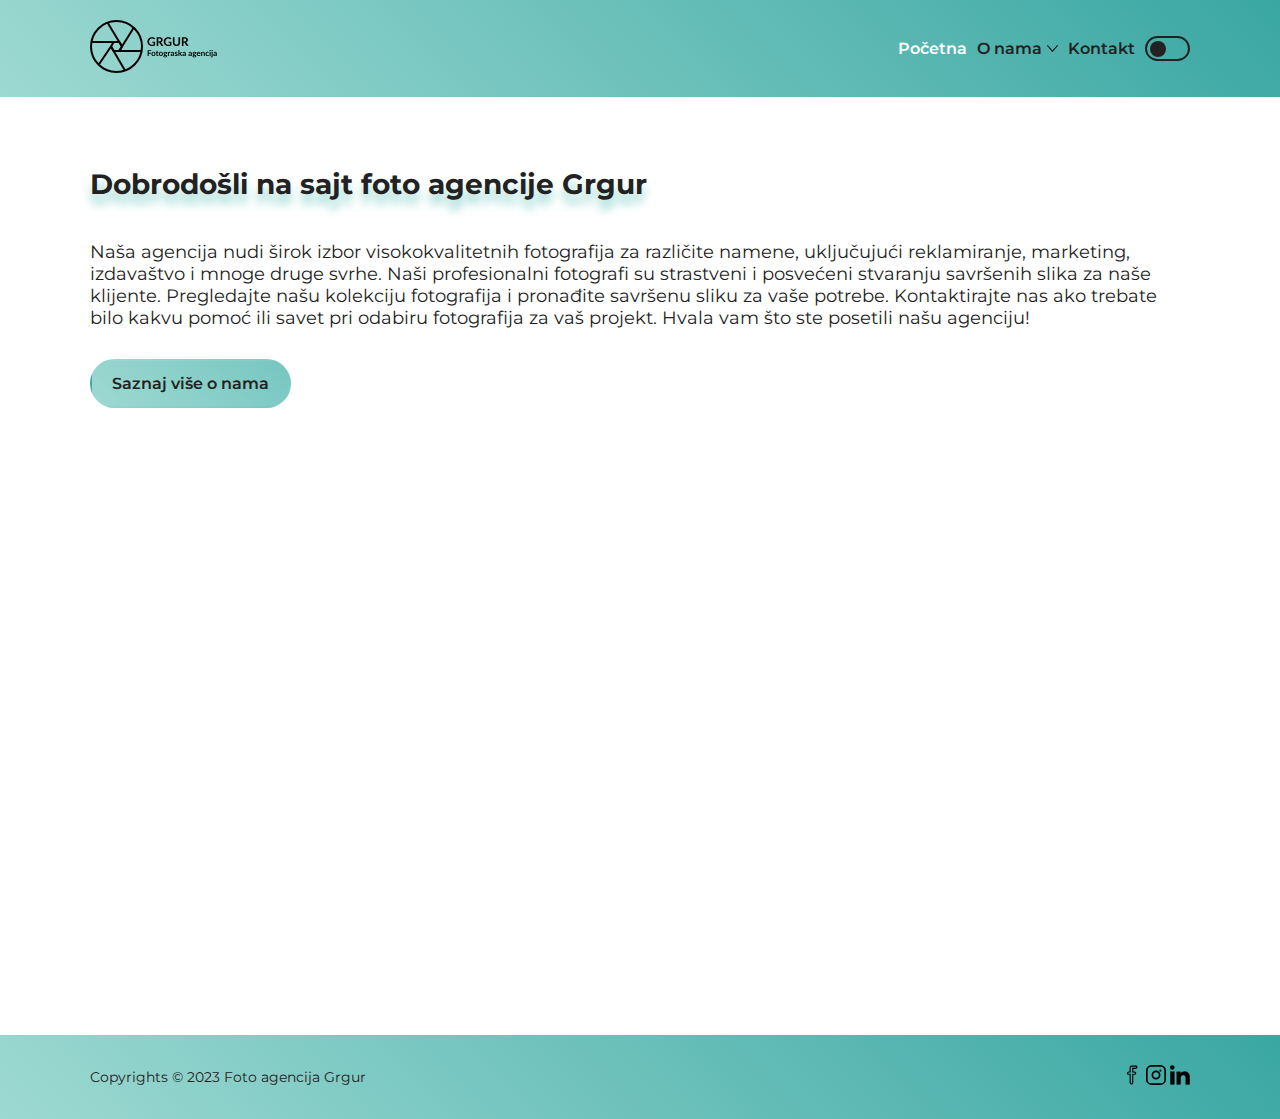
<file: index.html>
<!DOCTYPE html>
<html lang="sr" data-tema="svetla">
<head>
  <meta charset="UTF-8">
  <meta http-equiv="X-UA-Compatible" content="IE=edge">
  <meta name="viewport" content="width=device-width, initial-scale=1.0">
  <meta name="description" content="Mi smo agencija koja nudi veliki spektar usluga kao sto su profesionalno slikanje, slikanje vencanja, graficki dizajn itd.">
  <meta name="keywords" content="foto agencija, slikanje, vencanja, graficki dizajn, pocetna">
  <meta name="author" content="Ognjen Grgur">
  <title>Foto agencija Grgur</title>
  <link rel="stylesheet" href="style.css">
  <script src="./navigacija.js" defer></script>
  <script src="./ajax.js" defer></script>
  <script src="./tamnaTema.js" defer></script>
</head>
<body>
  <header class="header">
    <div class="kontejner">
      <div class="navigacija-kontejner">
        <a href="./index.html">
          <img src="./slike/logo.svg" alt="logo agencije">
        </a>
        <div>
          <button class="meni-dugme">
            <img src="./slike/hamburger.png" alt="meni ikonica" class="meni meni-otvoren">
            <img src="./slike/hamburger closed.png" alt="meni ikonica" class="meni meni-zatvoren">
          </button>
            <nav class="navigacija">
              <a href="./index.html" class="aktivna-stranica">Početna</a>
              <div class="ugnjezdena-lista">
                <div>
                  <a href="./o-nama.html">O nama</a>
                  <img src="./slike/strelica.svg" alt="strelica" class="strelica">
                </div>
                <a href="./usluge.html">Usluge</a>
              </div>
              <a href="./kontakt.html">Kontakt</a>
            </nav>
              <button class="dugme-tamna-tema">
                <span></span>
              </button>
        </div>
        </a>
      </div>
    </div>
  </header>
  <main>
    <div class="kontejner">
      <section class="pocetna-sekcija">
        <h1>Dobrodošli na sajt foto agencije Grgur</h1>
        <p>Naša agencija nudi širok izbor visokokvalitetnih fotografija za različite namene, uključujući reklamiranje, marketing, izdavaštvo i mnoge druge svrhe. Naši profesionalni fotografi su strastveni i posvećeni stvaranju savršenih slika za naše klijente. Pregledajte našu kolekciju fotografija i pronađite savršenu sliku za vaše potrebe. Kontaktirajte nas ako trebate bilo kakvu pomoć ili savet pri odabiru fotografija za vaš projekt. Hvala vam što ste posetili našu agenciju!</p>
        <a href="./o-nama.html" class="dugme">Saznaj više o nama</a>
      </section>
      <section class="najpopularnije-fotografije">
      </section>
    </div>
  </main>
  <footer>
    <div class="kontejner">
      <div class="footer-kontejner">
        <span>Copyrights &copy; 2023 Foto agencija Grgur</span>
        <div class="navgijacija-footer">
          <a href="https://facebook.com">
            <img src="./slike/facebook logo.svg" alt="fejs logo" class="ikonica">
          </a>
          <a href="https://instagram.com">
            <img src="./slike/insta logo.svg" alt="insta logo" class="ikonica">
          </a>
          <a href="https://linkedin.com">
            <img src="./slike/linkedin.svg" alt="linkedin logo" class="ikonica">
          </a>
        </div>
      </div>
    </div>
  </footer>
</body>
</html>
</file>
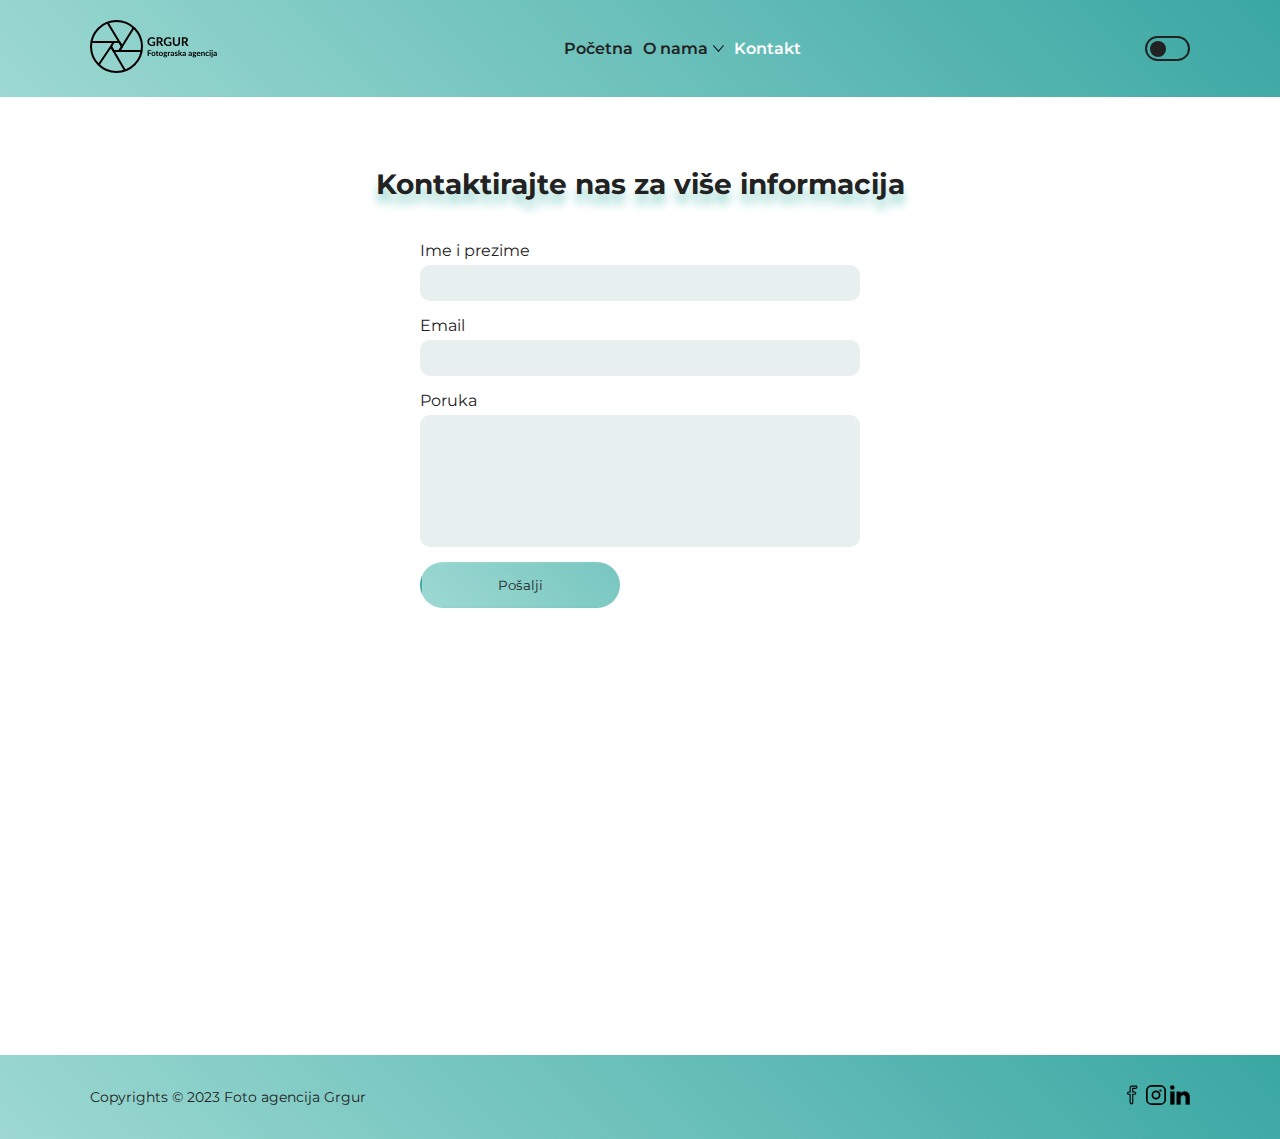
<file: kontakt.html>
<!DOCTYPE html>
<html lang="sr" data-tema="svetla">
<head>
  <meta charset="UTF-8">
  <meta http-equiv="X-UA-Compatible" content="IE=edge">
  <meta name="viewport" content="width=device-width, initial-scale=1.0">
  <meta name="description" content="Kontaktirajte nas telefonskim pozivom, posaljite mejl ili dodjite u nas office.">
  <meta name="keywords" content="kontakt, lokacije, adresa">
  <meta name="author" content="Ognjen Grgur">
  <title>Foto agencija Grgur</title>
  <link rel="stylesheet" href="style.css">
  <script src="./navigacija.js" defer></script>
  <script src="./forma.js" defer></script>
  <script src="./tamnaTema.js" defer></script>
</head>
<body>
  <header class="header">
    <div class="kontejner">
      <div class="navigacija-kontejner">
        <a href="./index.html">
          <img src="./slike/logo.svg" alt="logo agencije">
        </a>
        <button class="meni-dugme">
          <img src="./slike/hamburger.png" alt="meni ikonica" class="meni meni-otvoren">
          <img src="./slike/hamburger closed.png" alt="meni ikonica" class="meni meni-zatvoren">
        </button>
          <nav class="navigacija">
            <a href="./index.html">Početna</a>
            <div class="ugnjezdena-lista">
              <div>
                <a href="./o-nama.html">O nama</a>
                <img src="./slike/strelica.svg" alt="strelica" class="strelica">
              </div>
              <a href="./usluge.html">Usluge</a>
            </div>
            <a href="./kontakt.html" class="aktivna-stranica">Kontakt</a>
          </nav>
          <button class="dugme-tamna-tema">
              <span></span>
            </button>
        </a>
      </div>
    </div>
  </header>
  <main>
    <div class="kontejner">
      <section class="kontakt-sekcija">
        <h1>Kontaktirajte nas za više informacija</h1>
        <form class="kontakt-forma">
          <div class="kontakt-polje">
            <label for="imeprezime">Ime i prezime</label>
            <input type="text" id="imeprezime" name="imeprezime">
          </div>
          <div class="kontakt-polje">
            <label for="email">Email</label>
            <input type="email" id="email" name="email">
          </div>
          <div class="kontakt-polje">
            <label for="poruka">Poruka</label>
            <textarea name="poruka" id="poruka" cols="30" rows="7"></textarea>
          </div>
          <button class="dugme">Pošalji</button>
        </form>
      </section>
    </div>
  </main>
  <div class="lokacija">
    <iframe src="https://www.google.com/maps/embed?pb=!1m18!1m12!1m3!1d2808.3935191904975!2d19.83031077670013!3d45.26005544703587!2m3!1f0!2f0!3f0!3m2!1i1024!2i768!4f13.1!3m3!1m2!1s0x475b11eae5ef6a6f%3A0x5742e4d9bc36be8c!2sBerlin%20D%C3%B6ner%20Kebab!5e0!3m2!1sen!2srs!4v1683616463429!5m2!1sen!2srs" width="100%" height="100%" style="border:0;" allowfullscreen="" loading="lazy" referrerpolicy="no-referrer-when-downgrade"></iframe>
  </div>
  <footer>
    <div class="kontejner">
      <div class="footer-kontejner">
        <span>Copyrights &copy; 2023 Foto agencija Grgur</span>
        <div class="navgijacija-footer">
          <a href="https://facebook.com">
            <img src="./slike/facebook logo.svg" alt="fejs logo" class="ikonica">
          </a>
          <a href="https://instagram.com">
            <img src="./slike/insta logo.svg" alt="insta logo" class="ikonica">
          </a>
          <a href="https://linkedin.com">
            <img src="./slike/linkedin.svg" alt="linkedin logo" class="ikonica">
          </a>
        </div>
      </div>
    </div>
  </footer>
</body>
</html>
</file>
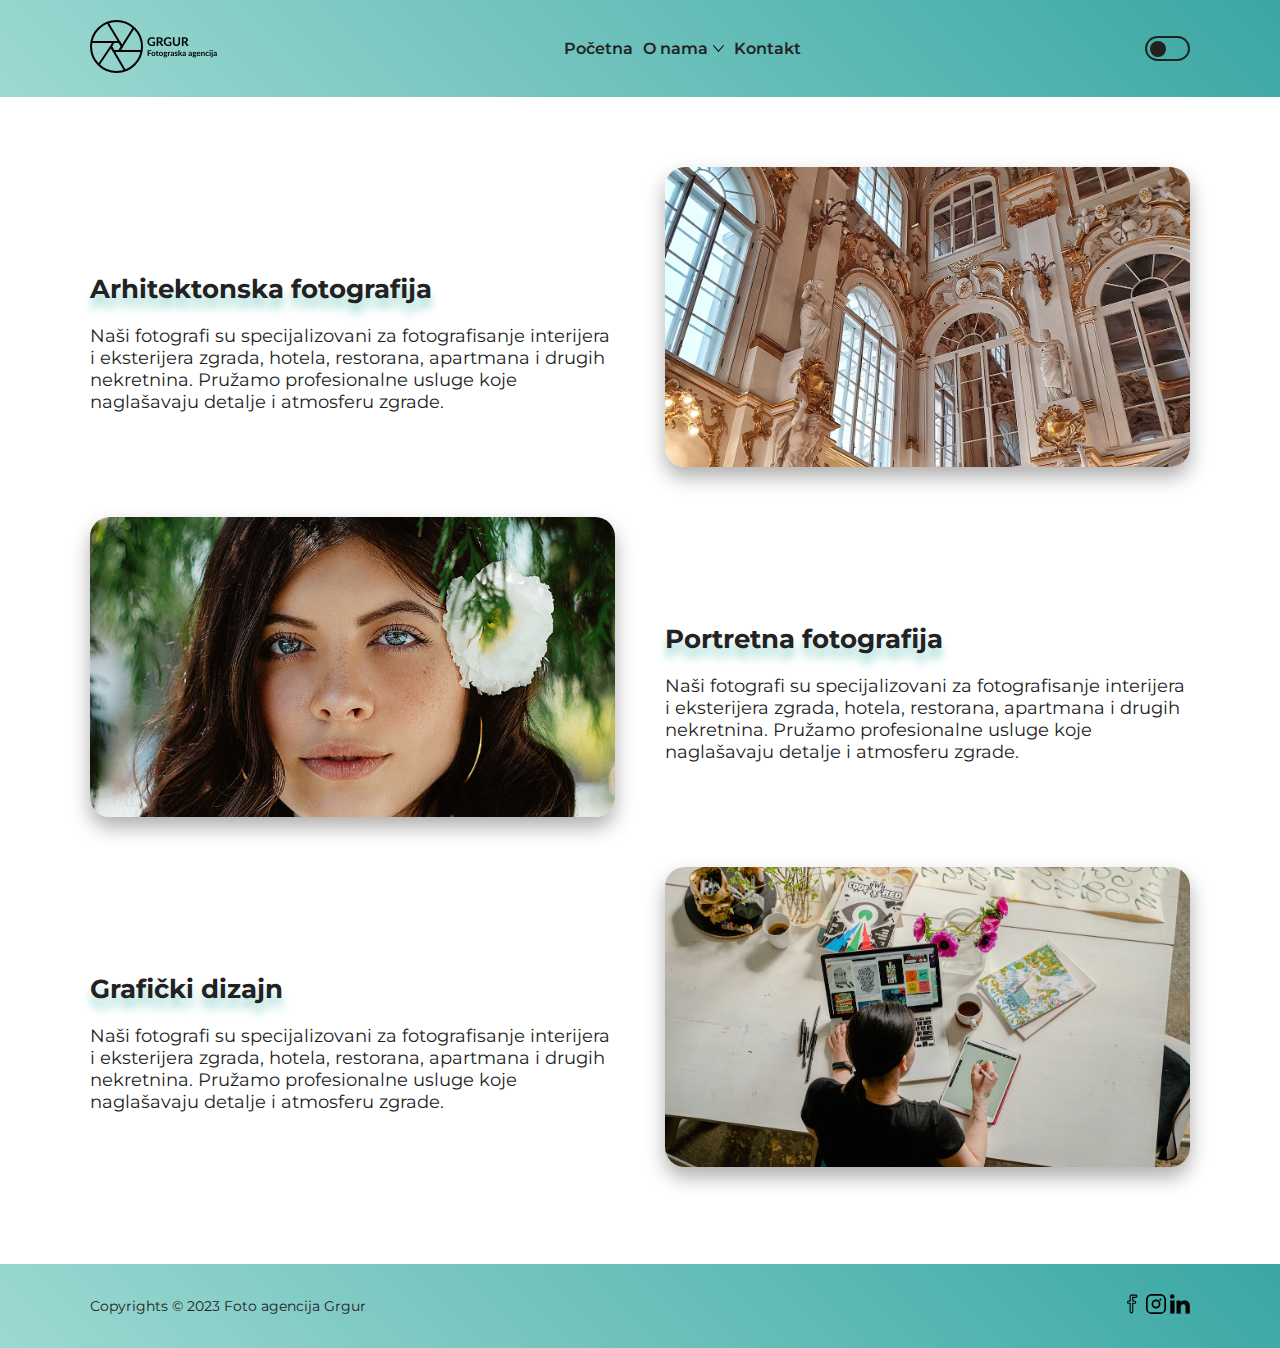
<file: usluge.html>
<!DOCTYPE html>
<html lang="sr" data-tema="svetla">
<head>
  <meta charset="UTF-8">
  <meta http-equiv="X-UA-Compatible" content="IE=edge">
  <meta name="viewport" content="width=device-width, initial-scale=1.0">
  <meta name="description" content="Mi smo agencija koja nudi veliki spektar usluga kao sto su profesionalno slikanje, slikanje vencanja, graficki dizajn itd.">
  <meta name="keywords" content="foto agencija, slikanje, vencanja, graficki dizajn, pocetna">
  <meta name="author" content="Ognjen Grgur">
  <title>Foto agencija Grgur - Usluge</title>
  <link rel="stylesheet" href="style.css">
  <script src="./navigacija.js" defer></script>
  <script src="./tamnaTema.js" defer></script>
</head>
<body>
  <header class="header">
    <div class="kontejner">
      <div class="navigacija-kontejner">
        <a href="./index.html">
          <img src="./slike/logo.svg" alt="logo agencije">
        </a>
        <button class="meni-dugme">
          <img src="./slike/hamburger.png" alt="meni ikonica" class="meni meni-otvoren">
          <img src="./slike/hamburger closed.png" alt="meni ikonica" class="meni meni-zatvoren">
        </button>
          <nav class="navigacija">
            <a href="./index.html">Početna</a>
            <div class="ugnjezdena-lista">
              <div>
                <a href="./o-nama.html">O nama</a>
                <img src="./slike/strelica.svg" alt="strelica" class="strelica">
              </div>
              <a href="./usluge.html" class="aktivna-stranica">Usluge</a>
            </div>
            <a href="./kontakt.html">Kontakt</a>
          </nav>
          <button class="dugme-tamna-tema">
              <span></span>
            </button>
        </a>
      </div>
    </div>
  </header>
  <main>
    <div class="kontejner">
      <section class="usluge-sekcija">
        <div class="usluga">
          <div class="usluga-text">
            <h2>Arhitektonska fotografija</h2>
            <p>Naši fotografi su specijalizovani za fotografisanje interijera i eksterijera zgrada, hotela, restorana, apartmana i drugih nekretnina. Pružamo profesionalne usluge koje naglašavaju detalje i atmosferu zgrade.</p>
          </div>
          <div class="usluga-slika">
            <img src="./slike/usluga-1.jpg" alt="arhitektura">
          </div>
        </div>
        <div class="usluga">
          <div class="usluga-slika">
            <img src="./slike/portret.jpeg" alt="portret">
          </div>
          <div class="usluga-text">
            <h2>Portretna fotografija</h2>
            <p>Naši fotografi su specijalizovani za fotografisanje interijera i eksterijera zgrada, hotela, restorana, apartmana i drugih nekretnina. Pružamo profesionalne usluge koje naglašavaju detalje i atmosferu zgrade.</p>
          </div>
        </div>
        <div class="usluga">
          <div class="usluga-text">
            <h2>Grafički dizajn</h2>
            <p>Naši fotografi su specijalizovani za fotografisanje interijera i eksterijera zgrada, hotela, restorana, apartmana i drugih nekretnina. Pružamo profesionalne usluge koje naglašavaju detalje i atmosferu zgrade.</p>
          </div>
          <div class="usluga-slika">
            <img src="./slike/grafikdizajn.jpg" alt="dizajn">
          </div>
        </div>
      </section>
    </div>
  </main>
  <footer>
    <div class="kontejner">
      <div class="footer-kontejner">
        <span>Copyrights &copy; 2023 Foto agencija Grgur</span>
        <div class="navgijacija-footer">
          <a href="https://facebook.com">
            <img src="./slike/facebook logo.svg" alt="fejs logo" class="ikonica">
          </a>
          <a href="https://instagram.com">
            <img src="./slike/insta logo.svg" alt="insta logo" class="ikonica">
          </a>
          <a href="https://linkedin.com">
            <img src="./slike/linkedin.svg" alt="linkedin logo" class="ikonica">
          </a>
        </div>
      </div>
    </div>
  </footer>
</body>
</html>
</file>
<file: style.css>
:root {
  --belaBoja: #fff;
  --crnaBoja: #222222;
  --zelenaSvetla: #9DD9D2;
  --zelenaTamna: #3AA7A3;
}

html[data-tema="svetla"] {
  --tekstBoja: var(--crnaBoja);
  --pozadinaBoja: var(--belaBoja);
}

html[data-tema="tamna"] {
  --tekstBoja: var(--belaBoja);
  --pozadinaBoja: var(--crnaBoja);
}

/* font */

@font-face {
  font-family: "montserat-font";
  font-weight: 100 900;
  src: url("./font/Montserrat-VariableFont_wght.ttf") format("truetype");
}

* {
  margin: 0;
  padding: 0;
  box-sizing: border-box;
}

img {
  max-width: 100%;
}

/* glow effect na naslovima */

h1,
h2,
h3 {
  text-shadow: 0 10px 10px var(--zelenaSvetla);
}

/* animacija fejd in */

@keyframes fejd-in {
  0% {
    opacity: 0;
    transform: translateY(100px);
  }

  100% {
    opacity: 1;
    transform: translateY(0);
  }
}

.pocetna-sekcija,
.o-nama-sekcija,
.najpopularnije-fotografije {
  animation: fejd-in 1050ms ease forwards;
}

.najpopularnije-fotografije {
  opacity: 0;
}

.najpopularnije-fotografije {
  visibility: visible;
  animation-delay: 500ms;
}

html,
body {
  position: relative;
  overflow-x: hidden;
}

body {
  min-height: 100vh;
  display: grid;
  grid-template-rows: 1fr auto;

  font-family: 'montserat-font', sans-serif;
  background-color: var(--pozadinaBoja);
  color: var(--tekstBoja);
}

button,
input,
a,
textarea {
  font-family: inherit;
  color: inherit;
}

a {
  text-decoration: none;
  font-weight: 600;
}

header,
footer {
  background-image: linear-gradient(45deg, var(--zelenaSvetla), var(--zelenaTamna));
  color: var(--tekstBoja);
}

/* header */

.header {
  padding-block: 20px;
  z-index: 99999 !important;
  position: fixed;
  left: 0;
  top: 0;
  right: 0;
}

.kontejner {
  max-width: 1100px;
  width: 95%;
  margin-inline: auto;
}

.navigacija-kontejner {
  display: flex;
  align-items: center;
  justify-content: space-between;
}

.navigacija {
  display: flex;
  align-items: center;
  gap: 10px;
}

.navigacija a {
  transition: color 300ms ease;
}

.navigacija a:hover {
  color: var(--pozadinaBoja);
}

.navigacija a.aktivna-stranica {
  color: var(--pozadinaBoja);
}

/* ugnjezdena lista */

.ugnjezdena-lista > div {
  display: flex;
  align-items: center;
  gap: 5px;
}

.ugnjezdena-lista > div img {
  width: 11px;
}

.ugnjezdena-lista {
  position: relative;
}

.ugnjezdena-lista > a {
  position: absolute;
  opacity: 0;
  top: 30px;
  left: 50%;
  transform: translateX(-50%);
  background-color: var(--zelenaTamna);
  padding: 25px;
  border-radius: 15px;
  transition: all 250ms ease-in-out;
}

.ugnjezdena-lista:hover > a {
  opacity: 1;
}

/* footer */

footer {
  padding-block: 30px;
  font-size: 14px;
  display: flex;
  align-items: center;
  justify-content: space-between;
}

.footer-kontejner {
  display: flex;
  align-items: center;
  justify-content: space-between;
}

.navigacija-footer {
  display: flex;
  align-items: center;
  gap: 5px;
}

main {
  margin-block: 97px;
}

h1 {
  font-size: clamp(18px, 4vw + 1rem, 28px);
  margin-block: 70px 40px;
}

h2 {
  font-size: clamp(17px, 3.77vw + 1rem, 26px);
  margin-block: 52px 20px;
}

p {
  font-size: clamp(16px, 3vw + .6rem, 18px);
}

p + p {
  margin-top: 15px;
}

.pocetna-sekcija p {
  margin-bottom: 30px;
}

.dugme {
  display: inline-block;
  border: 2px solid transparent;
  background-image: linear-gradient(45deg, var(--zelenaSvetla), var(--zelenaTamna));
  padding: 13px 20px;
  border-radius: 100px;
  background-size: 300%;
  background-position: left;
  transition: all 400ms ease;
}

.dugme:hover {
  background-position: right;
  transform: scale(1.1);
}

.najpopularnije-fotografije {
  margin-top: 30px;
  display: grid;
  gap: 20px;
  grid-template-columns: repeat(3, 1fr);
}

.najpopularnije-fotografije > div img,
.usluga-slika {
  border-radius: 20px;
  box-shadow: 0 10px 20px rgba(0 0 0 / .32);
}

.ikonica {
  width: 20px;
  height: 20px;
}

/* meni dugme */

.meni-dugme {
  border: 0;
  background-color: transparent;
}

.meni-dugme {
  position: relative;
  z-index: 99999;
  display: none;
  width: 35px;
  cursor: pointer;
}

/* o nama */

.misija-i-vizija {
  font-weight: bold;
  color: var(--zelenaTamna);
}

.klijenti {
  margin-top: 30px;
  display: flex;
  align-items: center;
  justify-content: center;
  gap: 30px;
  flex-wrap: wrap;
}

.klijenti div {
  width: 180px;
  height: 180px;
}

.klijenti div img {
  width: 100%;
  height: 100%;
  object-fit: contain;
}

/* usluge */

.usluge-sekcija {
  margin-top: 70px;
}

.usluga {
  display: flex;
  align-items: center;
  gap: 50px;
}

.usluga + .usluga {
  margin-top: 50px;
}

.usluga-text,
.usluga-slika {
  width: 100%;
}

.usluga-slika {
  height: 300px;
  overflow: hidden;
}

.usluga-slika:hover img {
  transform: scale(1.2);
  filter: grayscale(100%);
}

.usluga-slika img {
  filter: grayscale(0%);
  width: 100%;
  height: 100%;
  object-fit: cover;
  transition: all 750ms ease;
}

/* slajder */

.slajder {
  position: relative;
  width: 100%;
  height: 400px;
  overflow: hidden;
}

.slajd {
  position: absolute;
  width: 100%;
  height: 100%;
  opacity: 0;
  transition: opacity 1s ease-in-out;
}

.slajd.aktivan {
  opacity: 1;
}

.slajd img {
  width: 100%;
  height: 100%;
  object-fit: cover;
}

.prethodniSlajd,
.sledeciSlajd {
  position: absolute;
  top: 50%;
  transform: translateY(-50%);
  z-index: 1;
  font-size: 3em;
  color: white;
  cursor: pointer;
}

.prethodniSlajd {
  left: 20px;
}

.sledeciSlajd {
  right: 20px;
}

/* kontakt */

.lokacija {
  width: 100%;
  height: 350px;
}

.kontakt-sekcija {
  display: flex;
  flex-direction: column;
  justify-content: center;
  align-items: center;
}

.kontakt-forma {
  display: flex;
  flex-direction: column;
  gap: 15px;
  width: 40%;
}

.kontakt-polje {
  display: flex;
  flex-direction: column;
}

.kontakt-polje label {
  margin-bottom: 5px;
}

textarea {
  resize: none;
}

.kontakt-forma .dugme {
  width: 200px;
}

input,
textarea {
  padding: 10px;
  border: 0;
  background-color: #e8f0ef;
  border-radius: 10px;
  transition: all 300ms ease;
}

input:focus,
textarea:focus {
  outline: 2px solid var(--zelenaTamna);
}

input.greska,
textarea.greska {
  background-color: rgba(247, 122, 122, 0.479);
  outline: 2px solid rgb(224, 7, 7);
}

/* tamna tema */

.dugme-tamna-tema {
  position: relative;
  display: flex;
  align-items: center;
  border-radius: 100vh;
  border: 2px solid var(--tekstBoja);
  width: 45px;
  height: 25px;
  padding: 3px;
  cursor: pointer;
  background-color: transparent;
}

.dugme-tamna-tema > span {
  display: inline-block;
  width: 16px;
  aspect-ratio: 1;
  border-radius: 50%;
  background-color: var(--tekstBoja);
  transition: all 300ms ease-in-out;
}

.dugme-tamna-tema > span.tamna-tema--aktivna {
  transform: translateX(120%);
}

.navigacija-kontejner > div {
  display: flex;
  align-items: center;
  gap: 10px;
}

/* izgled na mobilnom telefonu */

@media (max-width: 375px) {
  .meni-zatvoren {
    display: none;
  }

  .meni-dugme {
    display: block;
  }

  .navigacija {
    position: absolute;
    flex-direction: column;
    justify-content: center;
    align-items: center;
    opacity: 0;
    transform: translateX(100%);
    inset: 0;
    height: 100vh;
    background-color: var(--zelenaTamna);
    backdrop-filter: blur(30px);
    width: 100%;
    transition: all 450ms ease;
  }


  .vidljiv {
    display: block;
  }

  .meni-dugme.otvoren .meni-otvoren {
    display: none;
  }

  .meni-dugme.otvoren .meni-zatvoren {
    display: block;
  }

  .meni-dugme.otvoren + .navigacija {
    opacity: 1;
    transform: translateX(0);
  }

  .najpopularnije-fotografije {
    grid-template-columns: 1fr;
  }

  .pocetna-sekcija {
    text-align: center;
  }

  .footer-kontejner {
    flex-direction: column-reverse;
    gap: 30px;
  }

  .ugnjezdena-lista > a {
    opacity: 1;
    position: static;
    background-color: transparent;
    padding: 0;
  }

  .strelica {
    display: none;
  }

  .ugnjezdena-lista {
    display: flex;
    flex-direction: column;
    justify-content: center;
    align-items: center;
    gap: 10px;
  }

  .ugnjezdena-lista > a {
    transform: translateX(0);
  }

  .o-nama-sekcija {
    text-align: center;
  }

  .klijenti {
    gap: 10px;
  }

  .usluga:nth-child(odd) {
    flex-direction: column;
  }

  .usluga:nth-child(even) {
    flex-direction: column-reverse;
  }

  .usluga-text {
    text-align: center;
  }

  .kontakt-forma,
  textarea {
    width: 100%;
  }
}
</file>
